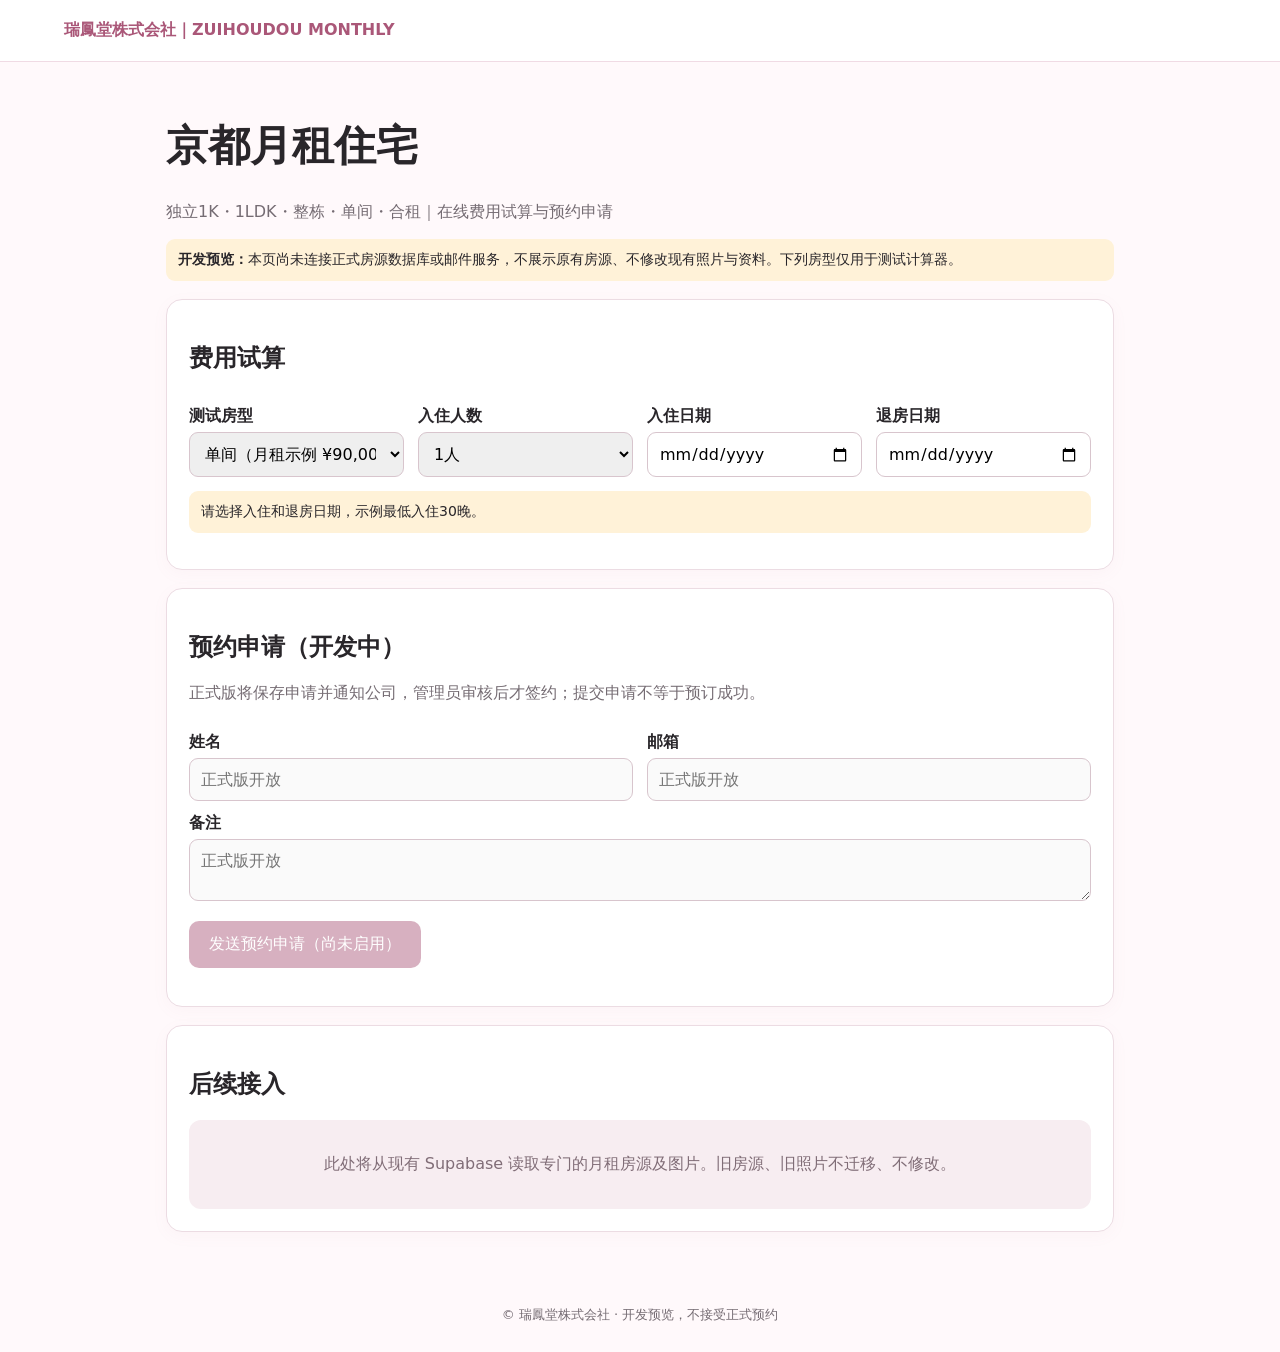
<file: monthly/index.html>
<!doctype html>
<html lang="zh-Hans"><head><meta charset="utf-8"><meta name="viewport" content="width=device-width,initial-scale=1"><meta name="robots" content="noindex,nofollow"><title>瑞鳳堂 MONTHLY｜开发预览</title>
<style>:root{font-family:system-ui,-apple-system,"Noto Sans SC",sans-serif;color:#29262a;background:#fff9fb}*{box-sizing:border-box}body{margin:0}header{background:#fff;padding:20px 5%;border-bottom:1px solid #f0dbe4}header b{color:#aa5778}main{max-width:980px;margin:auto;padding:28px 16px}h1{font-size:clamp(26px,4vw,42px)}.muted{color:#756c73}.card{background:#fff;border:1px solid #ecdce3;border-radius:16px;padding:22px;margin:18px 0;box-shadow:0 4px 16px #b8758b0c}.grid{display:grid;grid-template-columns:repeat(auto-fit,minmax(200px,1fr));gap:14px}label{display:block;font-weight:600;margin:12px 0 5px}input,select,textarea{width:100%;padding:11px;border:1px solid #d8c5cd;border-radius:9px;font:inherit}button{background:#a85275;color:white;border:0;border-radius:10px;padding:13px 20px;font:inherit;cursor:pointer}button:disabled{opacity:.45;cursor:not-allowed}.row{display:flex;justify-content:space-between;gap:12px;padding:8px 0;border-bottom:1px solid #f4e9ed}.total{font-size:27px;font-weight:750;color:#a85275}.note{background:#fff2d8;padding:12px;border-radius:9px;font-size:14px}.placeholder{background:#f7edf1;border-radius:12px;padding:34px;text-align:center;color:#806d77}footer{text-align:center;padding:28px;color:#756c73;font-size:13px}</style></head>
<body><header><b>瑞鳳堂株式会社｜ZUIHOUDOU MONTHLY</b></header><main><h1>京都月租住宅</h1><p class="muted">独立1K・1LDK・整栋・单间・合租｜在线费用试算与预约申请</p>
<div class="note"><strong>开发预览：</strong>本页尚未连接正式房源数据库或邮件服务，不展示原有房源、不修改现有照片与资料。下列房型仅用于测试计算器。</div>
<section class="card"><h2>费用试算</h2><div class="grid"><div><label for="unit">测试房型</label><select id="unit"><option value="90000">单间（月租示例 ¥90,000）</option><option value="140000">独立住宅（月租示例 ¥140,000）</option></select></div><div><label for="people">入住人数</label><select id="people"><option value="1">1人</option><option value="2">2人</option><option value="3">3人</option><option value="4">4人</option></select></div><div><label for="start">入住日期</label><input id="start" type="date"></div><div><label for="end">退房日期</label><input id="end" type="date"></div></div><div id="summary" aria-live="polite"></div></section>
<section class="card"><h2>预约申请（开发中）</h2><p class="muted">正式版将保存申请并通知公司，管理员审核后才签约；提交申请不等于预订成功。</p><div class="grid"><div><label>姓名</label><input disabled placeholder="正式版开放"></div><div><label>邮箱</label><input disabled placeholder="正式版开放"></div></div><label>备注</label><textarea disabled placeholder="正式版开放"></textarea><p><button disabled>发送预约申请（尚未启用）</button></p></section>
<section class="card"><h2>后续接入</h2><div class="placeholder">此处将从现有 Supabase 读取专门的月租房源及图片。旧房源、旧照片不迁移、不修改。</div></section></main><footer>© 瑞鳳堂株式会社 · 开发预览，不接受正式预约</footer>
<script>
const $=id=>document.getElementById(id),yen=n=>'¥'+Math.round(n).toLocaleString('ja-JP');const MS=86400000;
function calc(){const s=$('start').value,e=$('end').value;let n=NaN;if(s&&e)n=(Date.parse(e+'T00:00:00Z')-Date.parse(s+'T00:00:00Z'))/MS;
if(!Number.isFinite(n)||n<30){$('summary').innerHTML='<p class="note">请选择入住和退房日期，示例最低入住30晚。</p>';return;}
const monthly=Number($('unit').value),p=Number($('people').value),rent=monthly*n/30,utilities=n*(600+(p-1)*500),deposit=100000,fee=9900,total=rent+utilities+fee+deposit;
$('summary').innerHTML='<h3>测试报价（'+n+'晚）</h3><div class="row"><span>租金（示例按30天比例）</span><b>'+yen(rent)+'</b></div><div class="row"><span>水电煤（示例）</span><b>'+yen(utilities)+'</b></div><div class="row"><span>管理费</span><b>¥0</b></div><div class="row"><span>合同手续费（示例）</span><b>'+yen(fee)+'</b></div><div class="row"><span>可退押金（示例）</span><b>'+yen(deposit)+'</b></div><p>预计初期支付：<span class="total">'+yen(total)+'</span></p><p class="muted">这是演示计算，不构成正式报价；每套房源的实际收费规则将在后台单独配置。</p>';}
['unit','people','start','end'].forEach(id=>$(id).addEventListener('change',calc));calc();
</script></body></html>
</file>
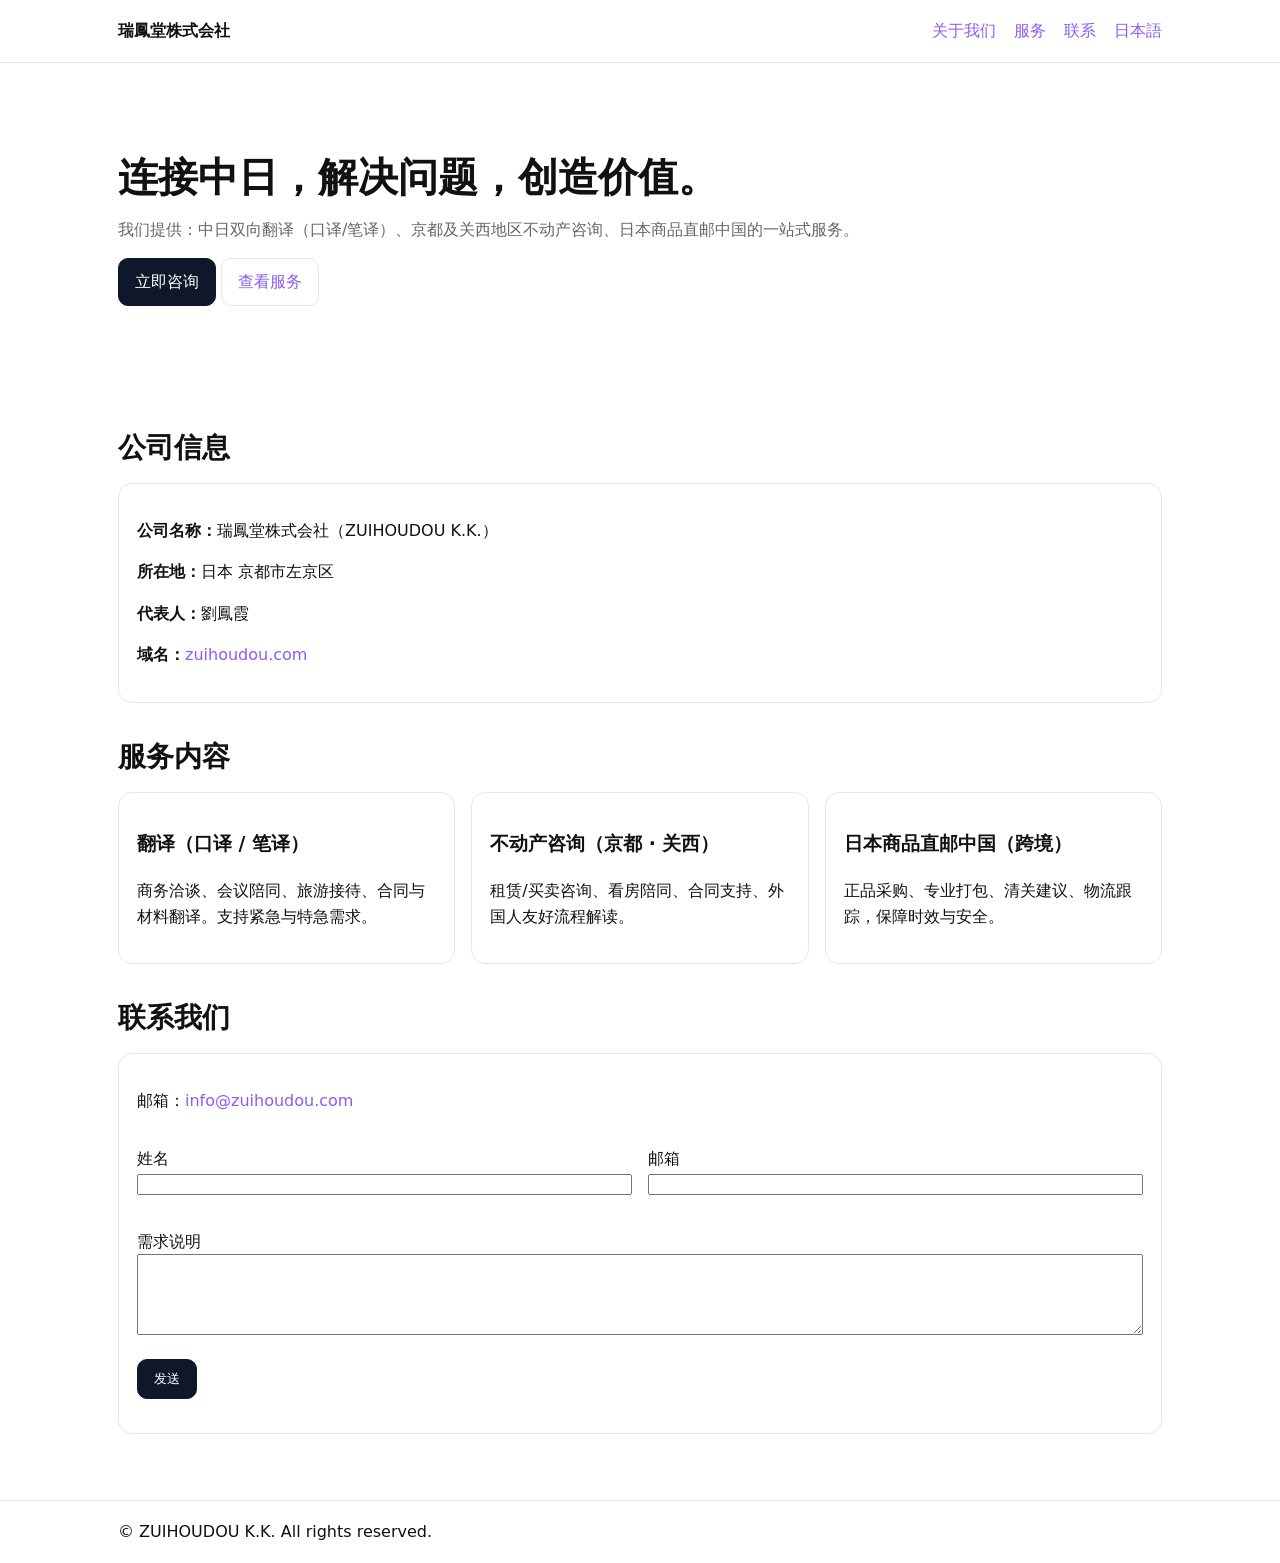
<file: zh/index.html>
<!doctype html>
<html lang="zh">
<head>
  <meta charset="utf-8">
  <meta name="viewport" content="width=device-width, initial-scale=1">
  <title>瑞鳳堂株式会社 | 中日翻译｜不动产咨询｜日本直邮中国</title>
  <meta name="description" content="瑞鳳堂株式会社（京都·左京区）。翻译（口译/笔译）、不动产咨询（京都·关西）、日本商品直邮到中国。">
  <link rel="canonical" href="https://zuihoudou.com/zh/">
  <meta property="og:type" content="website">
  <meta property="og:title" content="瑞鳳堂株式会社">
  <meta property="og:description" content="翻译·不动产咨询·日本直邮中国">
  <meta property="og:url" content="https://zuihoudou.com/zh/">
  <meta name="robots" content="index, follow">
  <style>
    :root{--bg:#fff;--fg:#111;--muted:#666;--brand:#0f172a;--accent:#8b5cf6;--line:#e5e7eb}
    *{box-sizing:border-box}
    html,body{margin:0;padding:0;background:var(--bg);color:var(--fg);font:16px/1.6 system-ui, -apple-system, Segoe UI, Roboto, Helvetica, Arial, "Noto Sans SC", "PingFang SC", "Microsoft YaHei", sans-serif}
    a{color:var(--accent);text-decoration:none}
    header{position:sticky;top:0;backdrop-filter:saturate(180%) blur(8px);background:rgba(255,255,255,.8);border-bottom:1px solid var(--line)}
    .wrap{max-width:1080px;margin:auto;padding:18px}
    .row{display:flex;align-items:center;gap:16px}
    nav{margin-left:auto;display:flex;gap:18px;flex-wrap:wrap}
    .hero{padding:72px 0}
    h1{font-size:40px;line-height:1.2;margin:0 0 12px}
    h2{font-size:28px;margin:32px 0 12px}
    .lead{color:var(--muted)}
    .grid{display:grid;grid-template-columns:repeat(3,minmax(0,1fr));gap:16px}
    .card{border:1px solid var(--line);border-radius:14px;padding:18px}
    .btn{display:inline-block;padding:10px 16px;border-radius:10px;border:1px solid var(--line)}
    .btn-primary{background:var(--brand);color:#fff;border-color:var(--brand)}
    footer{border-top:1px solid var(--line);margin-top:48px}
    @media (max-width:800px){.grid{grid-template-columns:1fr} h1{font-size:30px}}
  </style>
</head>
<body>
  <header>
    <div class="wrap row">
      <strong>瑞鳳堂株式会社</strong>
      <nav>
        <a href=" ">关于我们</a >
        <a href="#services">服务</a >
        <a href="#contact">联系</a >
        <a href="/" hreflang="ja">日本語</a >
      </nav>
    </div>
  </header>

  <main class="wrap">
    <section class="hero">
      <h1>连接中日，解决问题，创造价值。</h1>
      <p class="lead">我们提供：中日双向翻译（口译/笔译）、京都及关西地区不动产咨询、日本商品直邮中国的一站式服务。</p >
      <p>
        <a class="btn btn-primary" href="#contact">立即咨询</a >
        <a class="btn" href="#services">查看服务</a >
      </p >
    </section>

    <section id="about">
      <h2>公司信息</h2>
      <div class="card">
        <p><strong>公司名称：</strong>瑞鳳堂株式会社（ZUIHOUDOU K.K.）</p >
        <p><strong>所在地：</strong>日本 京都市左京区</p >
        <p><strong>代表人：</strong>劉鳳霞</p >
        <p><strong>域名：</strong><a href="https://zuihoudou.com/">zuihoudou.com</a ></p >
      </div>
    </section>

    <section id="services">
      <h2>服务内容</h2>
      <div class="grid">
        <div class="card">
          <h3>翻译（口译 / 笔译）</h3>
          <p>商务洽谈、会议陪同、旅游接待、合同与材料翻译。支持紧急与特急需求。</p >
        </div>
        <div class="card">
          <h3>不动产咨询（京都 · 关西）</h3>
          <p>租赁/买卖咨询、看房陪同、合同支持、外国人友好流程解读。</p >
        </div>
        <div class="card">
          <h3>日本商品直邮中国（跨境）</h3>
          <p>正品采购、专业打包、清关建议、物流跟踪，保障时效与安全。</p >
        </div>
      </div>
    </section>

    <section id="contact">
      <h2>联系我们</h2>
      <div class="card">
        <p>邮箱：<a href="mailto:info@zuihoudou.com">info@zuihoudou.com</a ></p >
        <form action="https://formspree.io/f/xanlrlwn" method="POST">
          <div class="grid" style="grid-template-columns:1fr 1fr">
            <p><label>姓名<br><input name="name" required style="width:100%"></label></p >
            <p><label>邮箱<br><input type="email" name="email" required style="width:100%"></label></p >
          </div>
          <p><label>需求说明<br><textarea name="message" rows="5" required style="width:100%"></textarea></label></p >
          <p><button class="btn btn-primary" type="submit">发送</button></p >
        </form>
      </div>
    </section>
  </main>

  <footer>
    <div class="wrap">© ZUIHOUDOU K.K. All rights reserved.</div>
  </footer>
</body>
</html>
</file>
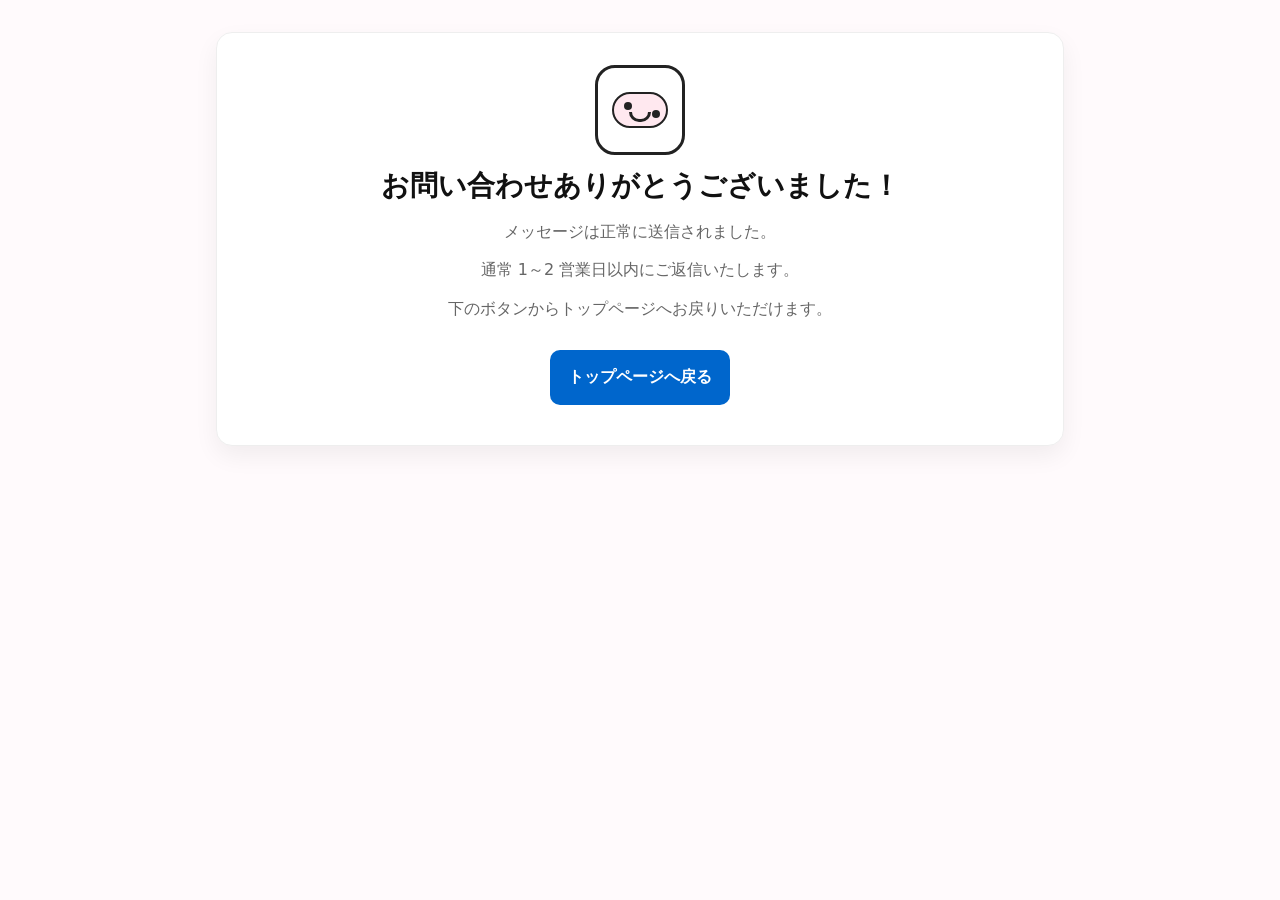
<file: thanks.html>
<!doctype html>
<html lang="ja">
<head>
  <meta charset="utf-8">
  <meta name="viewport" content="width=device-width,initial-scale=1">
  <title>お問い合わせ完了 | 瑞鳳堂株式会社</title>
  <meta name="description" content="お問い合わせありがとうございました。瑞鳳堂株式会社より順次ご返信いたします。">
  <style>
    :root{
      --brand:#0066cc;
      --fg:#111;
      --muted:#666;
      --bg:#fffafc;
    }
    *{box-sizing:border-box}
    body{
      margin:0;
      font-family:system-ui,-apple-system,Segoe UI,Roboto,Helvetica,Arial,sans-serif;
      color:var(--fg);
      background:var(--bg);
    }
    .wrap{
      max-width:880px;
      margin:0 auto;
      padding:32px 16px;
    }
    .card{
      background:#fff;
      border:1px solid #eee;
      border-radius:16px;
      padding:32px;
      box-shadow:0 10px 24px rgba(0,0,0,.06);
      text-align:center;
      position:relative;
      z-index:1;
    }
    h1{
      font-size:28px;
      margin:0 0 12px;
    }
    p{
      line-height:1.9;
      color:var(--muted);
      margin:8px 0;
    }
    a.btn{
      display:inline-block;
      margin-top:18px;
      background:var(--brand);
      color:#fff;
      text-decoration:none;
      padding:12px 18px;
      border-radius:10px;
      font-weight:600;
    }
    .sakura{
      position:fixed;
      inset:0;
      pointer-events:none;
      z-index:0;
      overflow:hidden;
    }
    .petal{
      position:absolute;
      top:-10vh;
      width:14px;
      height:14px;
      background:
        radial-gradient(closest-side,#ffb7c5 92%,#0000),
        radial-gradient(closest-side,#ffd6e0 92%,#0000);
      border-radius:100% 10% 90% 10% / 10% 90% 10% 90%;
      opacity:.85;
      animation:fall 9s linear infinite,sway 3.2s ease-in-out infinite alternate;
    }
    @keyframes fall{
      to{transform:translateY(120vh) rotate(720deg)}
    }
    @keyframes sway{
      from{margin-left:-20px}
      to{margin-left:20px}
    }
    .kawaii{
      width:90px;
      height:90px;
      border-radius:20px;
      background:#fff;
      border:3px solid #222;
      display:grid;
      place-items:center;
      margin:0 auto 12px;
    }
    .face{
      position:relative;
      width:56px;
      height:36px;
      border-radius:18px;
      background:#ffe8ef;
      border:2px solid #222;
    }
    .eye,.eye:after{
      position:absolute;
      top:8px;
      width:8px;
      height:8px;
      background:#222;
      border-radius:50%;
    }
    .eye{left:10px}
    .eye:after{
      content:"";
      right:-28px;
    }
    .smile{
      position:absolute;
      left:50%;
      top:18px;
      transform:translateX(-50%);
      width:22px;
      height:10px;
      border:3px solid #222;
      border-top:0;
      border-radius:0 0 14px 14px;
    }
  </style>
</head>
<body>
  <div class="sakura" id="sakura"></div>

  <div class="wrap">
    <div class="card">
      <div class="kawaii">
        <div class="face">
          <span class="eye"></span>
          <span class="smile"></span>
        </div>
      </div>

      <h1>お問い合わせありがとうございました！</h1>
      <p>メッセージは正常に送信されました。</p>
      <p>通常 1～2 営業日以内にご返信いたします。</p>
      <p>下のボタンからトップページへお戻りいただけます。</p>

      <p>
        <a class="btn" href="https://zuihoudou.com/">トップページへ戻る</a>
      </p>
    </div>
  </div>

  <script>
    const box = document.getElementById('sakura');
    for(let i=0;i<35;i++){
      const p=document.createElement('div');
      p.className='petal';
      p.style.left=Math.random()*100+'vw';
      p.style.animationDelay=(Math.random()*-9)+'s';
      p.style.animationDuration=(8+Math.random()*6)+'s';
      p.style.opacity=(0.6+Math.random()*0.4);
      box.appendChild(p);
    }
  </script>
</body>
</html>
</file>
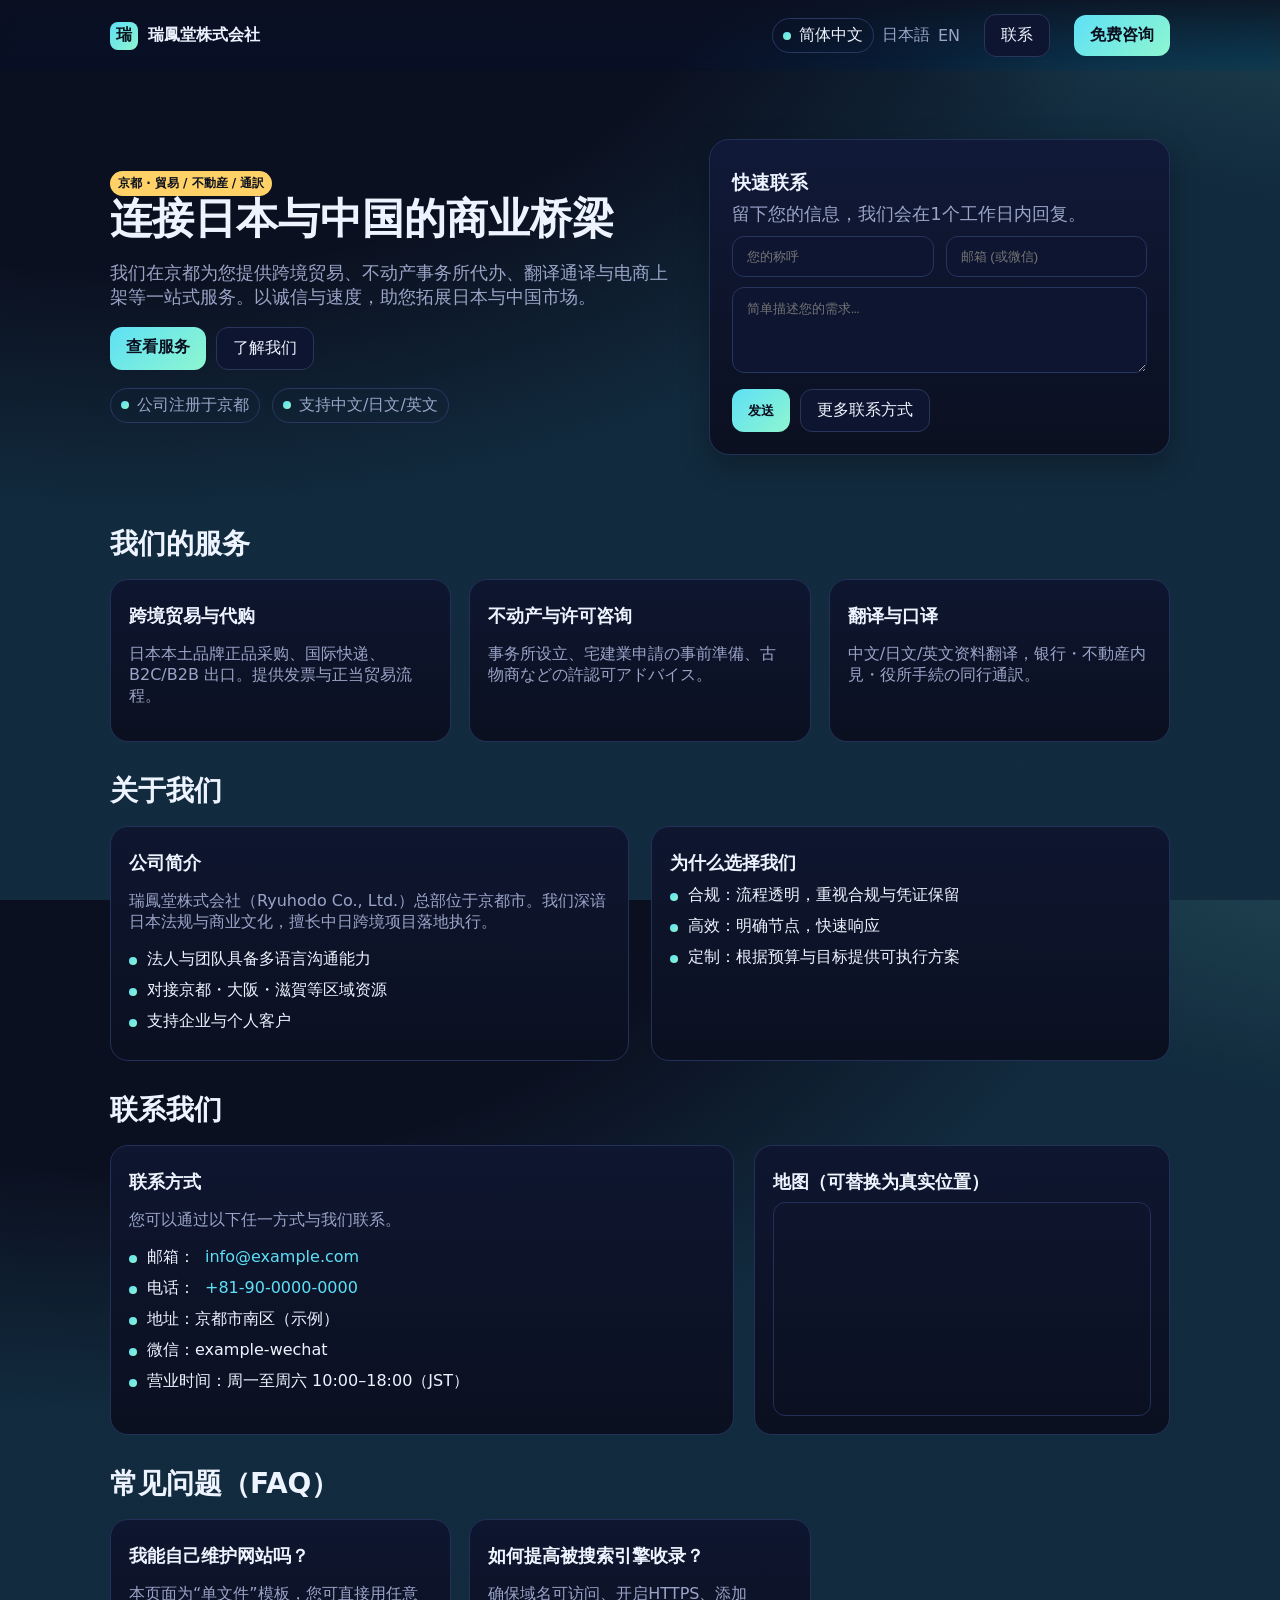
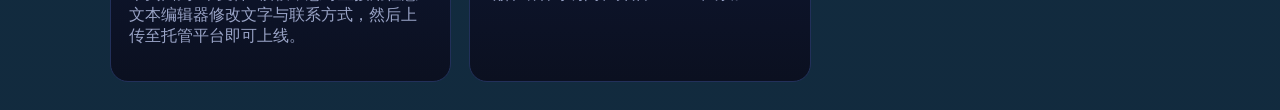
<file: 公司官网模板（单文件html，可直接部署）.html>
<!doctype html>
<html lang="zh-CN">
<head>
  <meta charset="utf-8" />
  <meta name="viewport" content="width=device-width, initial-scale=1" />
  <title>瑞鳳堂株式会社｜公式サイト</title>
  <meta name="description" content="瑞鳳堂株式会社：京都を拠点に、日中間の貿易・不動産サポート・翻訳通訳などのサービスを提供します。" />
  <meta name="keywords" content="瑞鳳堂, 京都, 貿易, 不動産, 行政書士, 通訳, 代購" />
  <meta property="og:title" content="瑞鳳堂株式会社｜公式サイト" />
  <meta property="og:description" content="京都を拠点に日中間の貿易・不動産サポート等を提供。お問い合わせはお気軽に。" />
  <meta property="og:type" content="website" />
  <meta property="og:image" content="/og-image.jpg" />
  <meta property="og:url" content="https://example.com/" />
  <link rel="icon" href="/favicon.ico" />
  <style>
    :root{
      --bg:#0b1020;--card:#121a33;--muted:#9aa4c7;--brand:#5ee0f5;--brand2:#8ef6d0;--text:#eef4ff;--accent:#ffd166
    }
    *{box-sizing:border-box}
    html,body{margin:0;height:100%;font-family:system-ui,-apple-system,Segoe UI,Roboto,Helvetica,Arial,"Noto Sans","PingFang SC","Hiragino Sans",sans-serif;background:radial-gradient(1000px 600px at 10% -10%,#14204800 60%,#3bd6ff22 100%),radial-gradient(800px 400px at 120% -20%,#8ef6d022 40%,#14204800 100%),var(--bg);color:var(--text)}
    a{color:var(--brand);text-decoration:none}
    header{position:sticky;top:0;background:linear-gradient(180deg,#0b1020cc,#0b102000);backdrop-filter:saturate(150%) blur(8px);z-index:50}
    nav{max-width:1100px;margin:0 auto;display:flex;align-items:center;gap:24px;padding:14px 20px}
    .logo{display:flex;align-items:center;gap:10px;font-weight:700}
    .logo-badge{width:28px;height:28px;border-radius:8px;background:linear-gradient(135deg,var(--brand),var(--brand2));display:grid;place-items:center;color:#08121c;font-weight:900}
    .spacer{flex:1}
    .btn{padding:10px 16px;border-radius:12px;border:1px solid #2a355a;background:#0e1530;color:var(--text);cursor:pointer;transition:.2s}
    .btn:hover{transform:translateY(-1px);border-color:#3b4a7f}
    .btn-primary{background:linear-gradient(135deg,var(--brand),var(--brand2));color:#0b1020;border:none;font-weight:700}
    .container{max-width:1100px;margin:0 auto;padding:28px 20px}
    .hero{display:grid;grid-template-columns:1.1fr .9fr;gap:36px;align-items:center;padding:40px 0}
    .hero h1{font-size:42px;line-height:1.1;margin:0}
    .hero p{color:var(--muted);font-size:18px}
    .hero-card{background:linear-gradient(180deg,#101938,#0b1020);border:1px solid #233058;border-radius:20px;padding:22px;box-shadow:0 10px 30px #00000044}
    .grid{display:grid;grid-template-columns:repeat(3,1fr);gap:18px}
    .card{background:linear-gradient(180deg,#0e1630,#0b1020);border:1px solid #22305a;border-radius:18px;padding:18px;min-height:160px}
    .card h3{margin:6px 0 8px;font-size:18px}
    .muted{color:var(--muted)}
    .section-title{font-size:28px;margin:30px 0 16px}
    .badge{font-size:12px;color:#0b1020;background:var(--accent);padding:4px 8px;border-radius:999px;font-weight:700;display:inline-block}
    .about{display:grid;grid-template-columns:1fr 1fr;gap:22px}
    .list{list-style:none;padding:0;margin:0}
    .list li{display:flex;align-items:flex-start;gap:10px;margin:10px 0}
    .list .dot{width:8px;height:8px;border-radius:50%;background:linear-gradient(135deg,var(--brand),var(--brand2));margin-top:8px}
    .contact{display:grid;grid-template-columns:1.2fr .8fr;gap:20px}
    input,textarea{width:100%;padding:12px 14px;border-radius:12px;border:1px solid #26345e;background:#0d1530;color:var(--text)}
    form .row{display:grid;grid-template-columns:1fr 1fr;gap:12px}
    footer{border-top:1px solid #233058;margin-top:30px}
    .foot{display:grid;grid-template-columns:1fr 1fr 1fr;gap:18px}
    .copyright{color:#7f8bb0;font-size:12px;text-align:center;padding:14px 0 32px}
    .chip{display:inline-flex;align-items:center;gap:8px;padding:6px 10px;border-radius:999px;border:1px solid #2a3761}
    .chip .dot{width:8px;height:8px;border-radius:999px;background:linear-gradient(135deg,var(--brand),var(--brand2))}
    .lang{display:flex;gap:8px;align-items:center}

    @media (max-width: 920px){
      .hero{grid-template-columns:1fr;}
      .grid{grid-template-columns:1fr}
      .about{grid-template-columns:1fr}
      .contact{grid-template-columns:1fr}
      .foot{grid-template-columns:1fr}
    }
  </style>
</head>
<body>
  <header>
    <nav>
      <div class="logo"><div class="logo-badge">瑞</div>瑞鳳堂株式会社</div>
      <div class="spacer"></div>
      <div class="lang"><span class="chip"><span class="dot"></span> 简体中文</span><a class="muted" href="#">日本語</a><a class="muted" href="#">EN</a></div>
      <a href="#contact" class="btn">联系</a>
      <a href="#contact" class="btn btn-primary">免费咨询</a>
    </nav>
  </header>

  <main class="container">
    <section class="hero">
      <div>
        <div class="badge">京都 · 貿易 / 不動産 / 通訳</div>
        <h1>连接日本与中国的商业桥梁</h1>
        <p>我们在京都为您提供跨境贸易、不动产事务所代办、翻译通译与电商上架等一站式服务。以诚信与速度，助您拓展日本与中国市场。</p>
        <div style="display:flex;gap:10px;margin-top:16px">
          <a class="btn btn-primary" href="#services">查看服务</a>
          <a class="btn" href="#about">了解我们</a>
        </div>
        <div style="display:flex;gap:12px;margin-top:18px" class="muted">
          <span class="chip"><span class="dot"></span> 公司注册于京都</span>
          <span class="chip"><span class="dot"></span> 支持中文/日文/英文</span>
        </div>
      </div>
      <div class="hero-card">
        <h3 style="margin:8px 0 6px">快速联系</h3>
        <p class="muted" style="margin:0 0 10px">留下您的信息，我们会在1个工作日内回复。</p>
        <form action="mailto:info@example.com" method="post" enctype="text/plain">
          <div class="row">
            <input name="name" placeholder="您的称呼" required/>
            <input name="email" type="email" placeholder="邮箱 (或微信)" required/>
          </div>
          <textarea name="message" rows="4" placeholder="简单描述您的需求…" style="margin-top:10px" required></textarea>
          <div style="display:flex;gap:10px;margin-top:12px">
            <button class="btn btn-primary" type="submit">发送</button>
            <a class="btn" href="#contact">更多联系方式</a>
          </div>
        </form>
      </div>
    </section>

    <section id="services">
      <h2 class="section-title">我们的服务</h2>
      <div class="grid">
        <div class="card">
          <h3>跨境贸易与代购</h3>
          <p class="muted">日本本土品牌正品采购、国际快递、B2C/B2B 出口。提供发票与正当贸易流程。</p>
        </div>
        <div class="card">
          <h3>不动产与许可咨询</h3>
          <p class="muted">事务所设立、宅建業申請の事前準備、古物商などの許認可アドバイス。</p>
        </div>
        <div class="card">
          <h3>翻译与口译</h3>
          <p class="muted">中文/日文/英文资料翻译，银行・不動産内見・役所手続の同行通訳。</p>
        </div>
      </div>
    </section>

    <section id="about" style="margin-top:24px">
      <h2 class="section-title">关于我们</h2>
      <div class="about">
        <div class="card">
          <h3>公司简介</h3>
          <p class="muted">瑞鳳堂株式会社（Ryuhodo Co., Ltd.）总部位于京都市。我们深谙日本法规与商业文化，擅长中日跨境项目落地执行。</p>
          <ul class="list">
            <li><span class="dot"></span> 法人与团队具备多语言沟通能力</li>
            <li><span class="dot"></span> 对接京都・大阪・滋賀等区域资源</li>
            <li><span class="dot"></span> 支持企业与个人客户</li>
          </ul>
        </div>
        <div class="card">
          <h3>为什么选择我们</h3>
          <ul class="list">
            <li><span class="dot"></span> 合规：流程透明，重视合规与凭证保留</li>
            <li><span class="dot"></span> 高效：明确节点，快速响应</li>
            <li><span class="dot"></span> 定制：根据预算与目标提供可执行方案</li>
          </ul>
        </div>
      </div>
    </section>

    <section id="contact" style="margin-top:24px">
      <h2 class="section-title">联系我们</h2>
      <div class="contact">
        <div class="card">
          <h3>联系方式</h3>
          <p class="muted">您可以通过以下任一方式与我们联系。</p>
          <ul class="list">
            <li><span class="dot"></span> 邮箱：<a href="mailto:info@example.com">info@example.com</a></li>
            <li><span class="dot"></span> 电话：<a href="tel:+81-90-0000-0000">+81-90-0000-0000</a></li>
            <li><span class="dot"></span> 地址：京都市南区（示例）</li>
            <li><span class="dot"></span> 微信：example-wechat</li>
            <li><span class="dot"></span> 营业时间：周一至周六 10:00–18:00（JST）</li>
          </ul>
        </div>
        <div class="card">
          <h3>地图（可替换为真实位置）</h3>
          <div style="position:relative;padding-top:56%;border-radius:12px;overflow:hidden;border:1px solid #22305a">
            <iframe title="map" src="https://www.openstreetmap.org/export/embed.html?bbox=135.73%2C34.96%2C135.77%2C35.00&layer=mapnik" style="position:absolute;inset:0;border:0;width:100%;height:100%"></iframe>
          </div>
        </div>
      </div>
    </section>

    <section id="faq" style="margin-top:24px">
      <h2 class="section-title">常见问题（FAQ）</h2>
      <div class="grid">
        <div class="card">
          <h3>我能自己维护网站吗？</h3>
          <p class="muted">本页面为“单文件”模板，您可直接用任意文本编辑器修改文字与联系方式，然后上传至托管平台即可上线。</p>
        </div>
        <div class="card">
          <h3>如何提高被搜索引擎收录？</h3>
          <p class="muted">确保域名可访问、开启HTTPS、添加<title>与<meta>描述、生成sitemap.xml并在Google Search Console提交。</p>
        </div>
        <div class="card">
          <h3>如何添加更多页面？</h3>
          <p class="muted">复制本文件为 about.html / services.html 等，并在导航添加链接。保持每页包含相同的页眉与页脚。</p>
        </div>
      </div>
    </section>

    <footer class="container">
      <div class="foot">
        <div>
          <div class="logo" style="margin-bottom:10px"><div class="logo-badge">瑞</div>瑞鳳堂株式会社</div>
          <p class="muted">© <span id="y"></span> Ryuhodo Co., Ltd. All rights reserved.</p>
        </div>
        <div>
          <h3 style="margin:6px 0 8px">快速链接</h3>
          <ul class="list">
            <li><span class="dot"></span> <a href="#services">服务</a></li>
            <li><span class="dot"></span> <a href="#about">关于</a></li>
            <li><span class="dot"></span> <a href="#contact">联系</a></li>
          </ul>
        </div>
        <div>
          <h3 style="margin:6px 0 8px">法务信息</h3>
          <ul class="list">
            <li><span class="dot"></span> <a href="#">特定商取引法表記（示例）</a></li>
            <li><span class="dot"></span> <a href="#">プライバシーポリシー（示例）</a></li>
          </ul>
        </div>
      </div>
      <div class="copyright">本页面为演示模板，文本与联系方式请按需替换。</div>
    </footer>
  </main>

  <script>
    document.getElementById('y').textContent = new Date().getFullYear()
  </script>

  <!-- 可选：结构化数据，有助于SEO（请根据实际信息修改） -->
  <script type="application/ld+json">
  {
    "@context": "https://schema.org",
    "@type": "Organization",
    "name": "瑞鳳堂株式会社",
    "url": "https://example.com/",
    "logo": "https://example.com/logo.png",
    "contactPoint": {
      "@type": "ContactPoint",
      "telephone": "+81-90-0000-0000",
      "contactType": "customer service",
      "areaServed": ["JP","CN"],
      "availableLanguage": ["zh-CN","ja","en"]
    },
    "address": {
      "@type": "PostalAddress",
      "addressLocality": "Kyoto",
      "addressCountry": "JP"
    }
  }
  </script>
</body>
</html>
</file>
